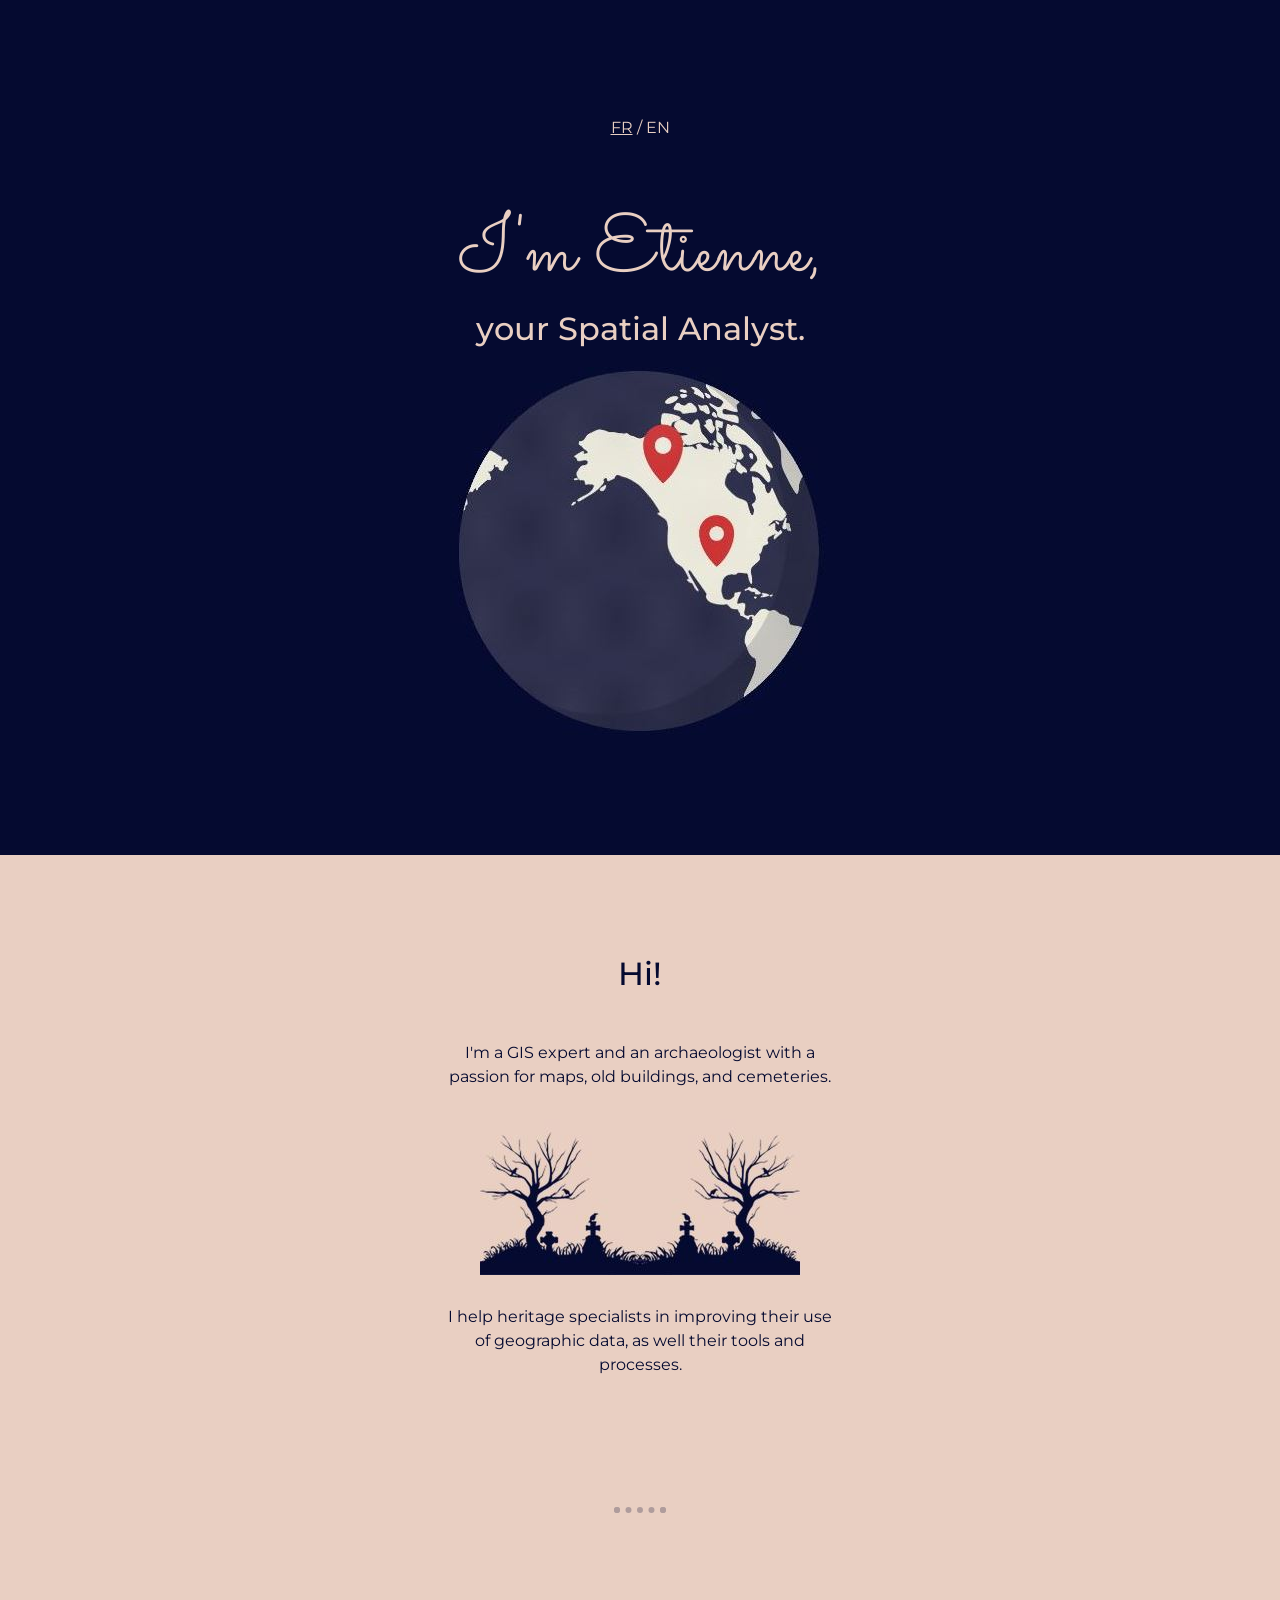
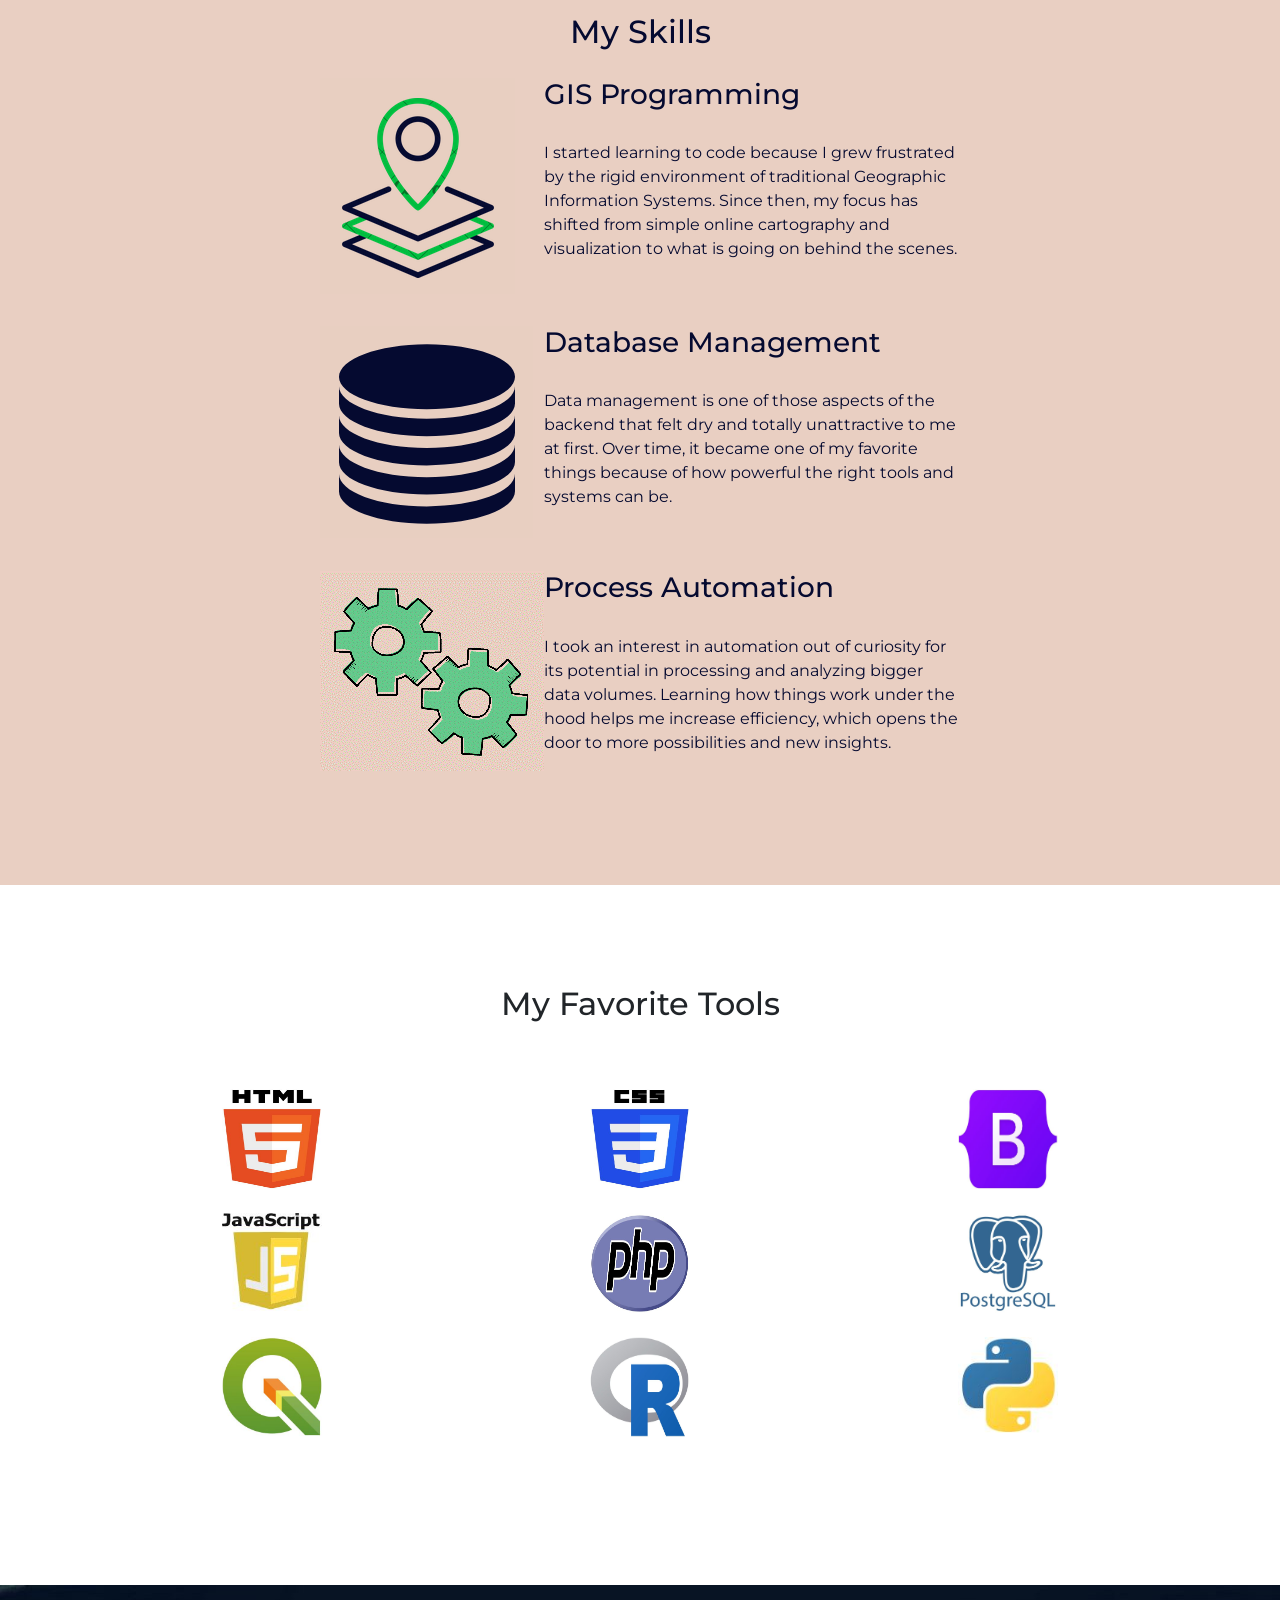
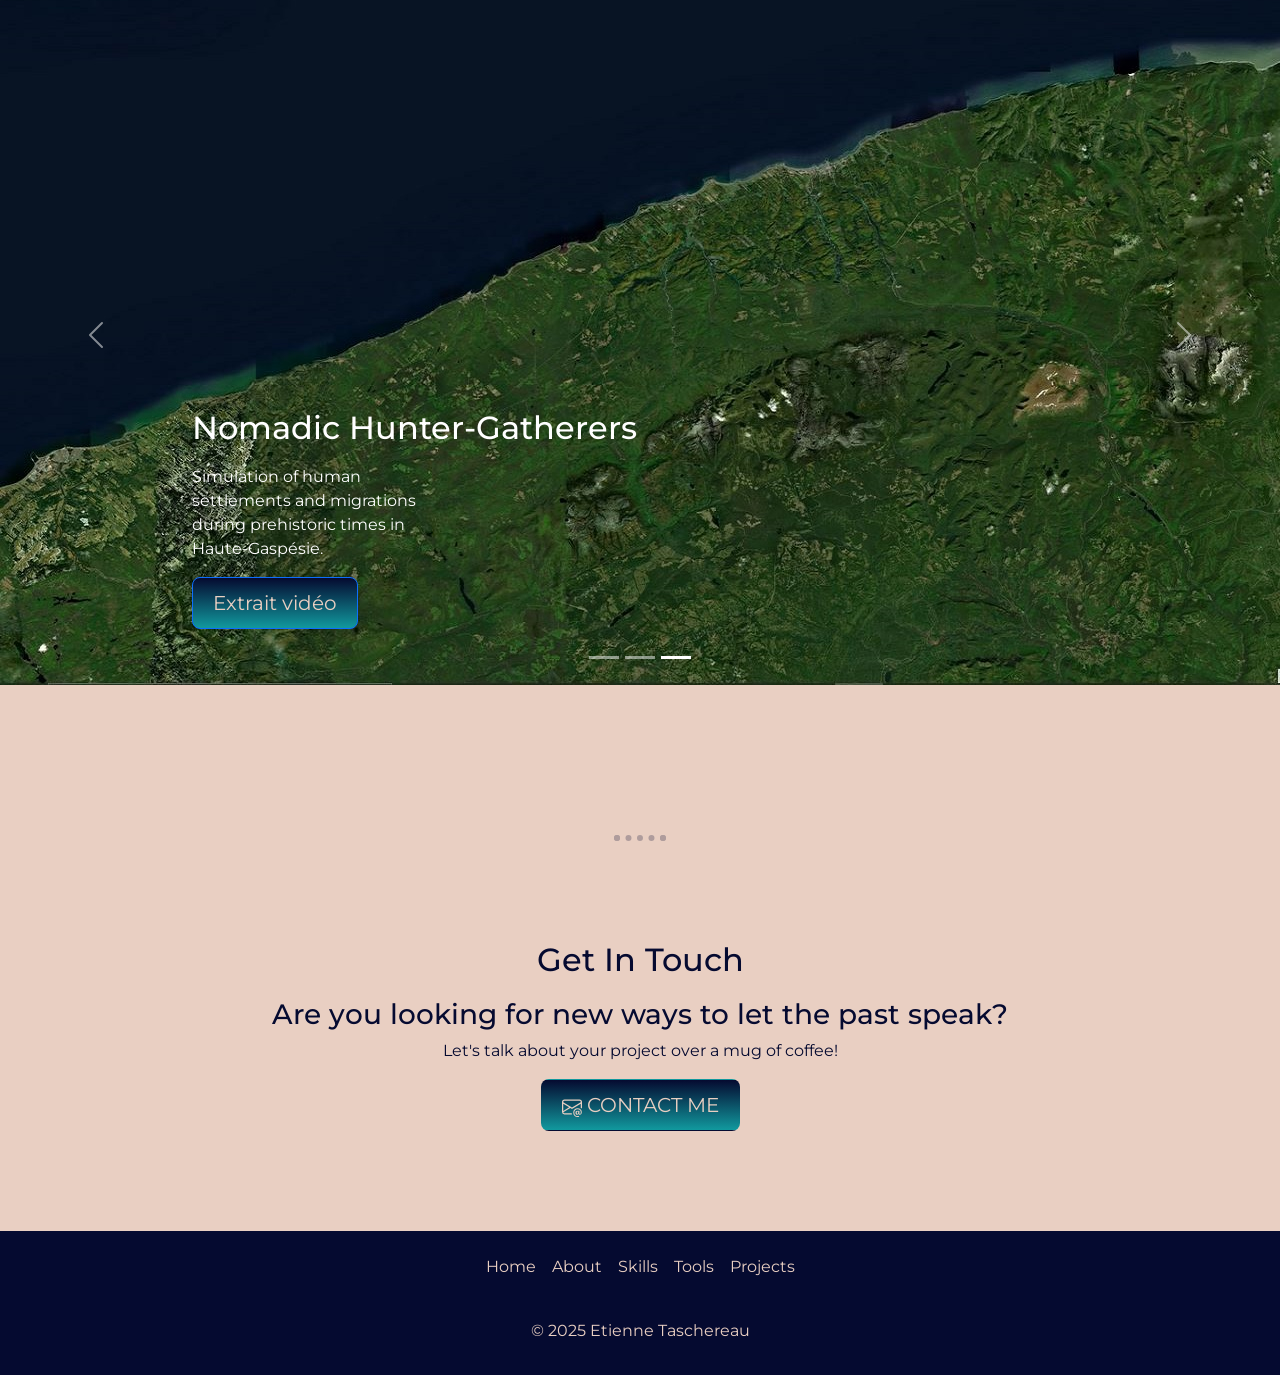
<file: index.html>
<!DOCTYPE html>
<html lang="en">
<head>
    <meta charset="UTF-8">
    <meta name="viewport" content="width=device-width, initial-scale=1.0">
    <title>Etienne</title>
    <link rel="preconnect" href="https://fonts.googleapis.com">
    <link rel="preconnect" href="https://fonts.gstatic.com" crossorigin>
    <link href="https://fonts.googleapis.com/css2?family=Libre+Baskerville:ital,wght@0,400;0,700;1,400&family=Montserrat:ital,wght@0,100..900;1,100..900&family=Sacramento&display=swap" rel="stylesheet">
    <link href="https://cdn.jsdelivr.net/npm/bootstrap@5.3.7/dist/css/bootstrap.min.css" rel="stylesheet" integrity="sha384-LN+7fdVzj6u52u30Kp6M/trliBMCMKTyK833zpbD+pXdCLuTusPj697FH4R/5mcr" crossorigin="anonymous">
    <link rel="stylesheet" href="./style.css">
</head>
<body>
    <!-- Header -->
    <section id="header">
        <p><a href="./francais.html">FR</a> / EN</p>
        <h1>I'm Etienne,</h1>
        <h2>your Spatial Analyst.</h2>
        <img src="./images/globe2.JPG" alt="globe">
    </section>

    <!-- Hero and skills -->
    <section id="profile">
        <h2>Hi!</h2>
        <p>I'm a GIS expert and an archaeologist with a passion for maps, old buildings, and cemeteries.</p>
        <div>
            <img src="./images/graveyard.JPG" alt="graveyard">
        </div>
        <p>I help heritage specialists in improving their use of geographic data, as well their tools and processes.</p>
        <hr>
        <h2 id="skills-title">My Skills</h2>
        <div id="skills">
            <div>
                <img src="./images/gis.png" alt="gis layers icon">
            </div>
            <div>
                <h3>GIS Programming</h3>
                <p>I started learning to code because I grew frustrated by the rigid environment of traditional Geographic Information Systems. 
                    Since then, my focus has shifted from simple online cartography and visualization to what is going on behind the scenes.</p>
            </div>
            <div>
                <img src="./images/database.png" alt="database icon">
            </div>
            <diV>
                <h3>Database Management</h3>
                <p>Data management is one of those aspects of the backend that felt dry and totally unattractive to me at first. 
                    Over time, it became one of my favorite things because of how powerful the right tools and systems can be.</p>
            </diV>
            <div>
                <img src="./images/cog.gif" alt="cogwheels icon">
            </div>
            <div>
                <h3>Process Automation</h3>
                <p>I took an interest in automation out of curiosity for its potential in processing and analyzing bigger data volumes. 
                    Learning how things work under the hood helps me increase efficiency, which opens the door to more possibilities and new insights.</p>
            </div>
        </div>
    </section>

    <!-- Tools and Languages -->
    <section id="tools">
        <h2>My Favorite Tools</h2>
        <div class="row row-cols-2 row-cols-md-3 g-4 py-5">
            <div class="col d-flex justify-content-center align-items-start">
                <img src="./images/html.JPG" alt="HTML 5 Logo" width="100" height="100">
            </div>
            <div class="col d-flex justify-content-center align-items-start">
                <img src="./images/css.JPG" alt="CSS 3 Logo" width="100" height="100">
            </div>
            <div class="col d-flex justify-content-center align-items-start">
                <img src="./images/bootstrap.JPG" alt="Bootstrap Logo" width="100" height="100">
            </div>
            <div class="col d-flex justify-content-center align-items-start">
                <img src="./images/js.JPG" alt="Javascript Logo" width="100" height="100">
            </div>
            <div class="col d-flex justify-content-center align-items-start">
                <img src="./images/php.JPG" alt="Php Logo" width="100" height="100">
            </div>
            <div class="col d-flex justify-content-center align-items-start">
                <img src="./images/postgresql.JPG" alt="PostgreSQL Logo" width="100" height="100">
            </div>
            <div class="col d-flex justify-content-center align-items-start">
                <img src="./images/qgis.JPG" alt="QGIS Logo" width="100" height="100">
            </div>
            <div class="col d-flex justify-content-center align-items-start">
                <img src="./images/r.JPG" alt="R Logo" width="100" height="100">
            </div>      
            <div class="col d-flex justify-content-center align-items-start">
                <img src="./images/python.JPG" alt="Python Logo" width="100" height="100">
            </div>
        </div>
    </section>
    
    <!-- My Projects -->
    <section id="projects">
        <div id="myCarousel" class="carousel slide mb-6" data-bs-ride="carousel"> 
            <div class="carousel-indicators"> 
                <button type="button" data-bs-target="#myCarousel" data-bs-slide-to="0" class="" aria-label="Slide 1"></button> 
                <button type="button" data-bs-target="#myCarousel" data-bs-slide-to="1" aria-label="Slide 2" class=""></button> 
                <button type="button" data-bs-target="#myCarousel" data-bs-slide-to="2" aria-label="Slide 3" class="active" aria-current="true"></button> 
            </div> 
            <div class="carousel-inner"> 
                <div class="carousel-item"> 
                    <img src="./images/Paleoecolo.JPG" alt="Carte du peuplement végétal et humain au Québec" height="100%"> 
                    <div class="container"> 
                        <div class="carousel-caption text-start"> 
                            <h2>Plant and Human Populations</h2> 
                            <p class="opacity-75">12 000 years of history from archaeological and pollen data.</p> 
                            <p><a class="btn btn-lg btn-primary" href="./videos/videoPaeloecolo.mp4" target="_blank">Extrait vidéo</a></p> 
                        </div> 
                    </div> 
                </div> 
                <div class="carousel-item"> 
                    <img src="./images/FASL.JPG" alt="Carte des projets de mise en valeur, de protection, de restauration et sensibilisation" height="100%"> 
                    <div class="container"> 
                        <div class="carousel-caption text-start pale-slide"> 
                            <h2>Ecosystems of the Saint-Laurent</h2> 
                            <p>Years of interventions supported by FASL on the river and its tributaries.</p> 
                            <p><a class="btn btn-lg btn-primary" href="./videos/videoFASL.mp4" target="_blank">Extrait vidéo</a></p> 
                        </div> 
                    </div> 
                </div> 
                <div class="carousel-item active"> 
                    <img src="./images/PaleoABM.JPG" alt="Environnement de la simulation, secteur Sainte-Anne-des-Monts" height="100%"> 
                    <div class="container"> 
                        <div class="carousel-caption text-start"> 
                            <h2>Nomadic Hunter-Gatherers</h2> 
                            <p>Simulation of human settlements and migrations during prehistoric times in Haute-Gaspésie.</p> 
                            <p><a class="btn btn-lg btn-primary" href="./videos/videoPaleo_nlogo.mp4" target="_blank">Extrait vidéo</a></p> 
                        </div> 
                    </div> 
                </div> 
            </div> 
            <button class="carousel-control-prev" type="button" data-bs-target="#myCarousel" data-bs-slide="prev"> <span class="carousel-control-prev-icon" aria-hidden="true"></span> <span class="visually-hidden">Previous</span> </button> 
            <button class="carousel-control-next" type="button" data-bs-target="#myCarousel" data-bs-slide="next"> <span class="carousel-control-next-icon" aria-hidden="true"></span> <span class="visually-hidden">Next</span> </button> 
        </div>
    </section>

    <!-- Contact -->
    <section id="contact">
        <hr>
        <div class="contact-me">
            <h2>Get In Touch</h2>
            <h3>Are you looking for new ways to let the past speak?</h3>
            <p class="contact-message">Let's talk about your project over a mug of coffee!</p>
            <a class="btn" href="mailto:etienne.taschereau@umontreal.ca">
                <svg xmlns="http://www.w3.org/2000/svg" width="20" height="20" fill="currentColor" class="bi bi-envelope-at" viewBox="0 0 16 16">
                    <path d="M2 2a2 2 0 0 0-2 2v8.01A2 2 0 0 0 2 14h5.5a.5.5 0 0 0 0-1H2a1 1 0 0 1-.966-.741l5.64-3.471L8 9.583l7-4.2V8.5a.5.5 0 0 0 1 0V4a2 2 0 0 0-2-2zm3.708 6.208L1 11.105V5.383zM1 4.217V4a1 1 0 0 1 1-1h12a1 1 0 0 1 1 1v.217l-7 4.2z"/>
                    <path d="M14.247 14.269c1.01 0 1.587-.857 1.587-2.025v-.21C15.834 10.43 14.64 9 12.52 9h-.035C10.42 9 9 10.36 9 12.432v.214C9 14.82 10.438 16 12.358 16h.044c.594 0 1.018-.074 1.237-.175v-.73c-.245.11-.673.18-1.18.18h-.044c-1.334 0-2.571-.788-2.571-2.655v-.157c0-1.657 1.058-2.724 2.64-2.724h.04c1.535 0 2.484 1.05 2.484 2.326v.118c0 .975-.324 1.39-.639 1.39-.232 0-.41-.148-.41-.42v-2.19h-.906v.569h-.03c-.084-.298-.368-.63-.954-.63-.778 0-1.259.555-1.259 1.4v.528c0 .892.49 1.434 1.26 1.434.471 0 .896-.227 1.014-.643h.043c.118.42.617.648 1.12.648m-2.453-1.588v-.227c0-.546.227-.791.573-.791.297 0 .572.192.572.708v.367c0 .573-.253.744-.564.744-.354 0-.581-.215-.581-.8Z"/>
                </svg> CONTACT ME
            </a>
      </div>
    </section>

    <!-- Footer -->
    <section id="footer">
        <div class="container">
            <footer class="py-3">
                <ul class="nav justify-content-center pb-3 mb-3">
                    <li class="nav-item">
                        <a href="#header" class="nav-link px-2">Home</a>
                    </li>
                    <li class="nav-item">
                        <a href="#profile" class="nav-link px-2">About</a>
                    </li>
                    <li class="nav-item">
                        <a href="#skills-title" class="nav-link px-2">Skills</a>
                    </li>
                    <li class="nav-item">
                        <a href="#tools" class="nav-link px-2">Tools</a>
                    </li>
                    <li class="nav-item">
                        <a href="#projects" class="nav-link px-2">Projects</a>
                    </li>
                </ul> 
                <p>© 2025 Etienne Taschereau</p>
            </footer>
        </div>
    </section>

    <script src="https://cdn.jsdelivr.net/npm/bootstrap@5.3.7/dist/js/bootstrap.bundle.min.js" integrity="sha384-ndDqU0Gzau9qJ1lfW4pNLlhNTkCfHzAVBReH9diLvGRem5+R9g2FzA8ZGN954O5Q" crossorigin="anonymous"></script>
</body>
</html>
</file>
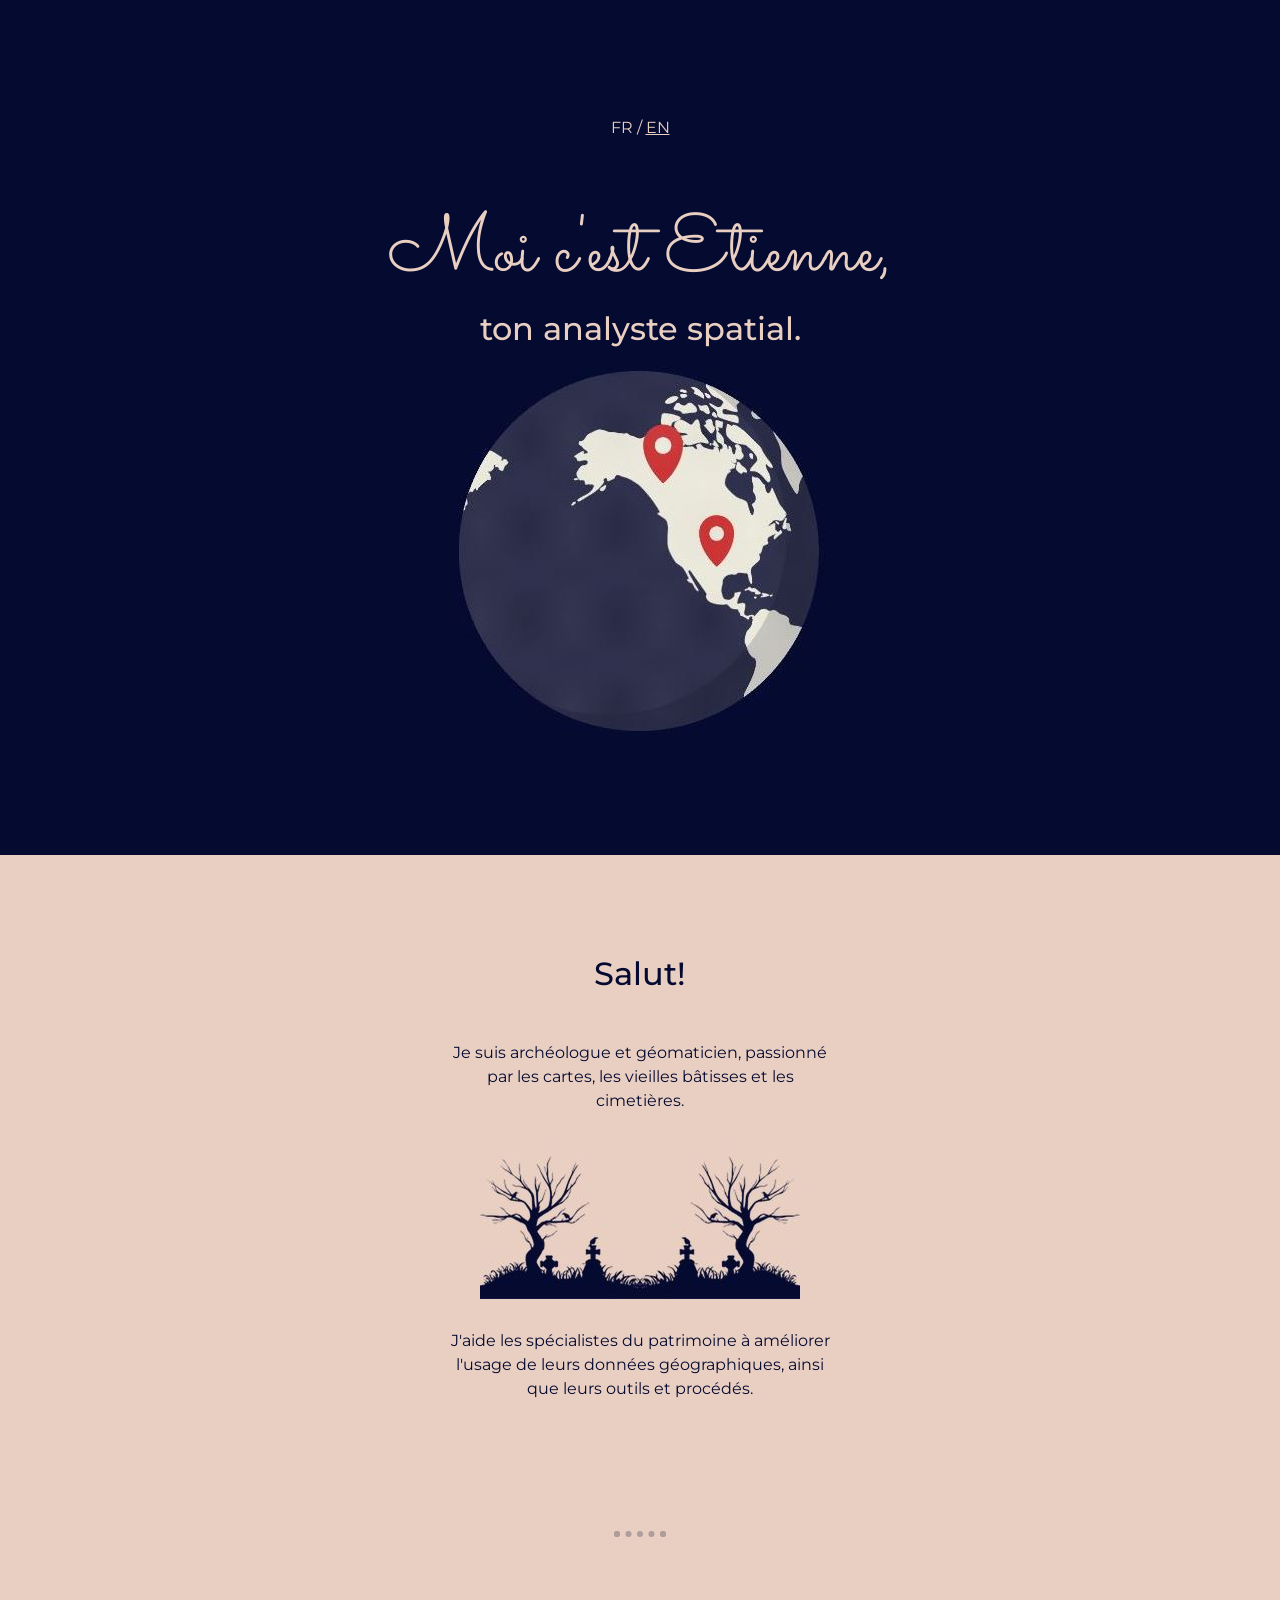
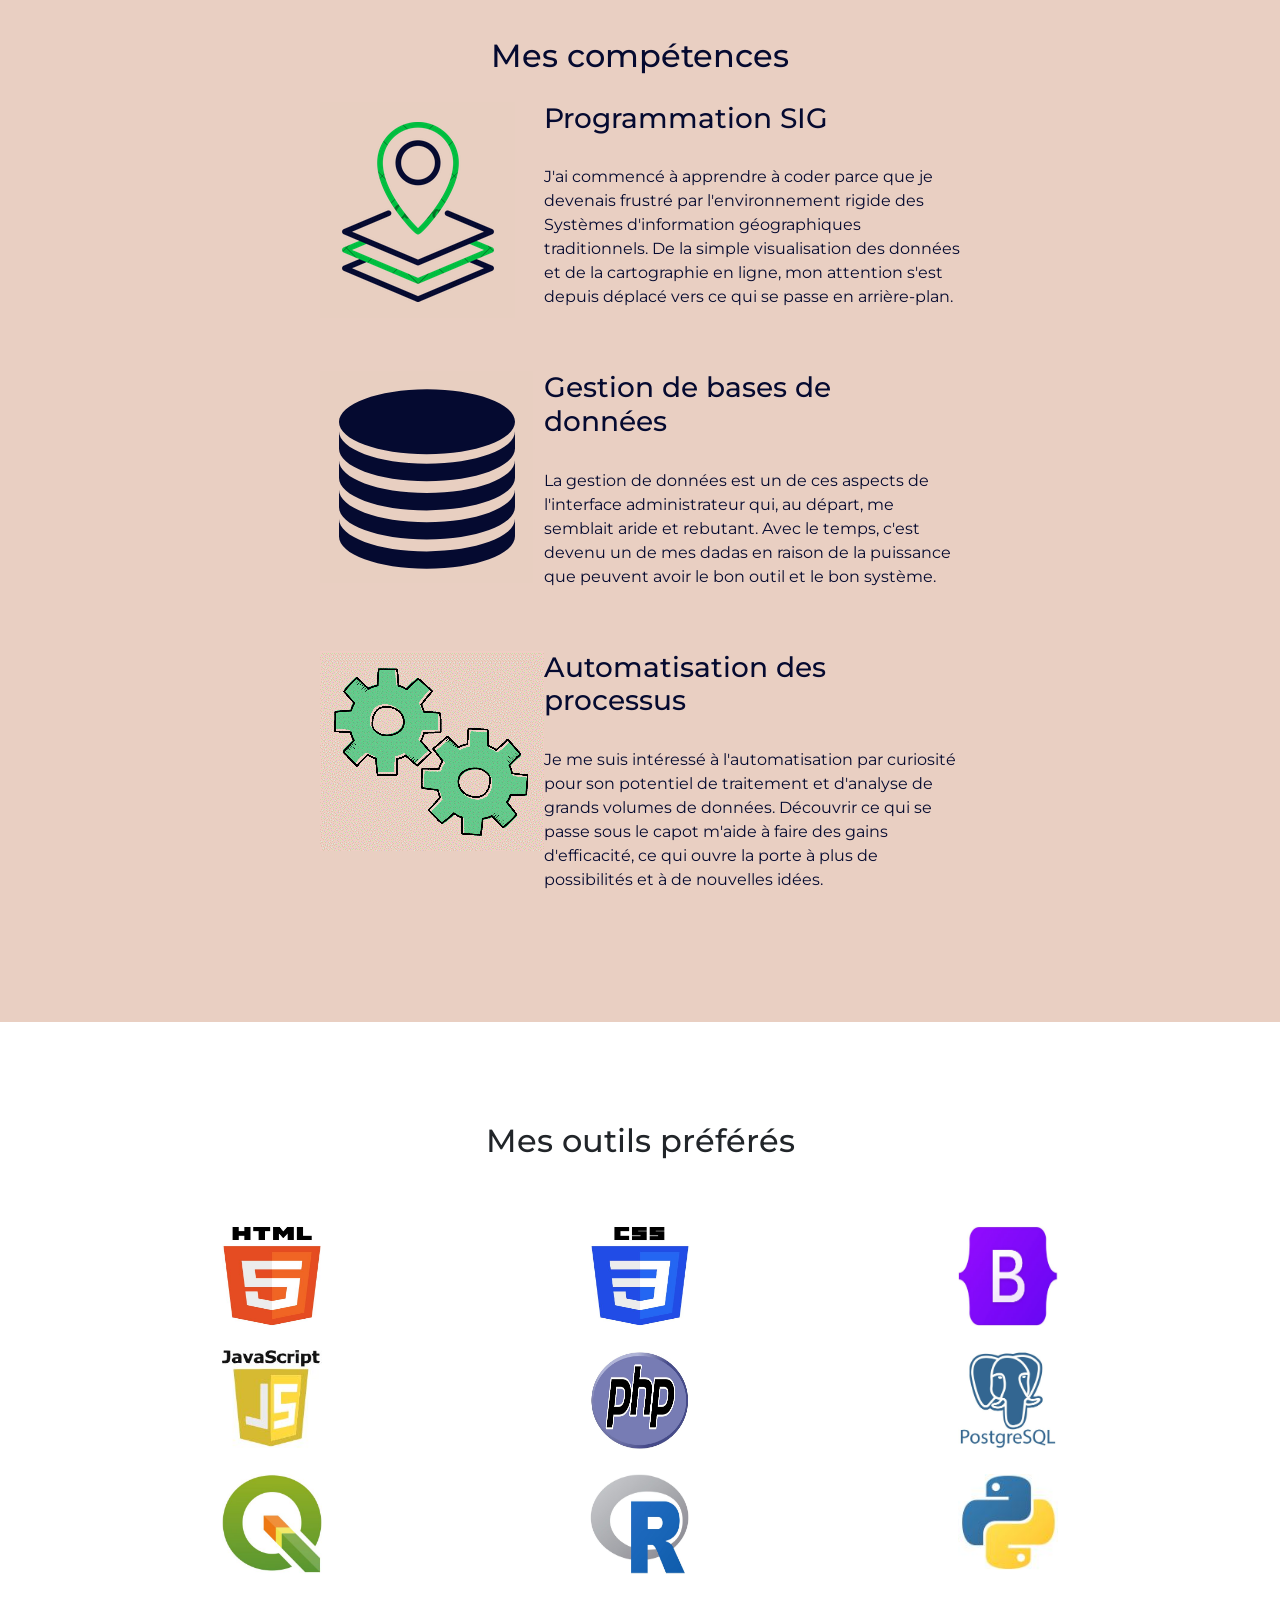
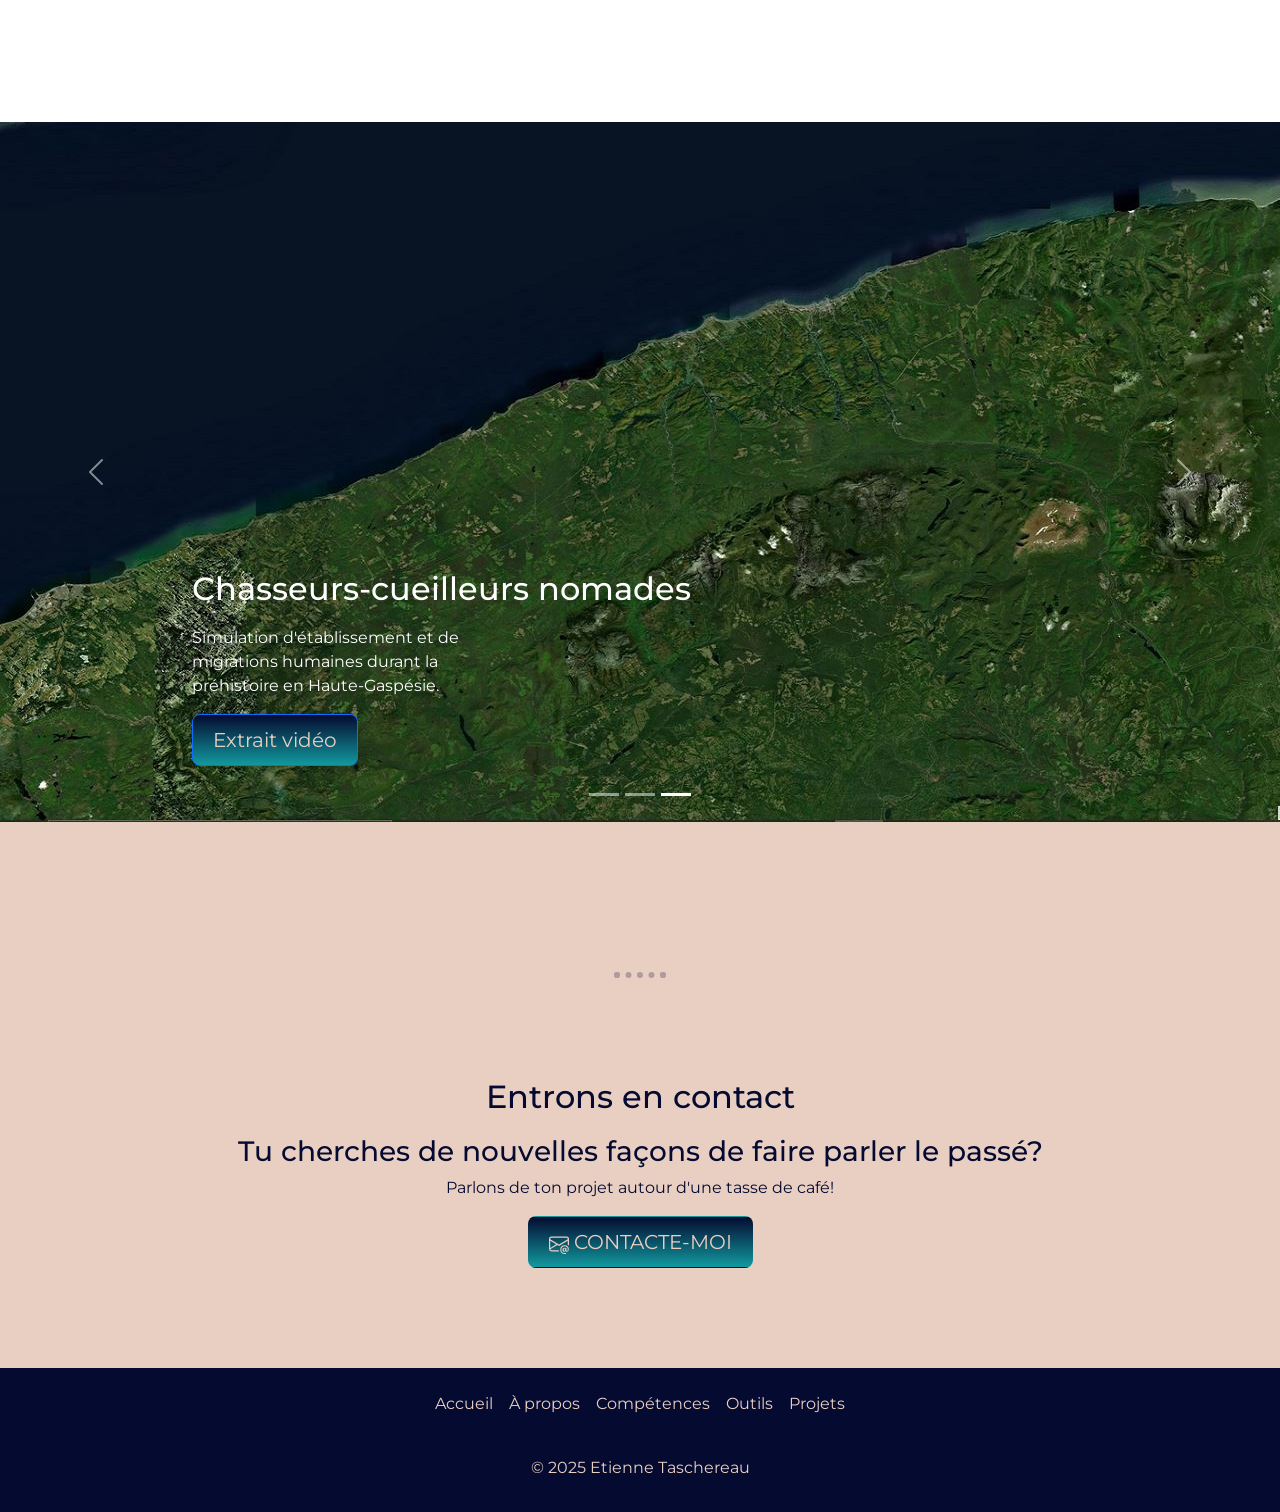
<file: francais.html>
<!DOCTYPE html>
<html lang="fr">
<head>
    <meta charset="UTF-8">
    <meta name="viewport" content="width=device-width, initial-scale=1.0">
    <title>Etienne</title>
    <link rel="preconnect" href="https://fonts.googleapis.com">
    <link rel="preconnect" href="https://fonts.gstatic.com" crossorigin>
    <link href="https://fonts.googleapis.com/css2?family=Libre+Baskerville:ital,wght@0,400;0,700;1,400&family=Montserrat:ital,wght@0,100..900;1,100..900&family=Sacramento&display=swap" rel="stylesheet">
    <link href="https://cdn.jsdelivr.net/npm/bootstrap@5.3.7/dist/css/bootstrap.min.css" rel="stylesheet" integrity="sha384-LN+7fdVzj6u52u30Kp6M/trliBMCMKTyK833zpbD+pXdCLuTusPj697FH4R/5mcr" crossorigin="anonymous">
    <link rel="stylesheet" href="./style.css">
</head>
<body>
    <!-- Header -->
    <section id="header">
        <p>FR / <a href="./index.html">EN</a></p>
        <h1>Moi c'est Etienne,</h1>
        <h2>ton analyste spatial.</h2>
        <img src="./images/globe2.JPG" alt="globe">
    </section>

    <!-- Hero and skills -->
    <section id="profile">
        <h2>Salut!</h2>
        <p>Je suis archéologue et géomaticien, passionné par les cartes, les vieilles bâtisses et les cimetières.</p>
        <div>
            <img src="./images/graveyard.JPG" alt="graveyard">
        </div>
        <p>J'aide les spécialistes du patrimoine à améliorer l'usage de leurs données géographiques, ainsi que leurs outils et procédés.</p>
        <hr>
        <h2 id="skills-title">Mes compétences</h2>
        <div id="skills">
            <div>
                <img src="./images/gis.png" alt="gis layers icon">
            </div>
            <div>
                <h3>Programmation SIG</h3>
                <p>J'ai commencé à apprendre à coder parce que je devenais frustré par l'environnement rigide des Systèmes d'information géographiques traditionnels. 
                    De la simple visualisation des données et de la cartographie en ligne, mon attention s'est depuis déplacé vers ce qui se passe en arrière-plan.</p>
            </div>
            <div>
                <img src="./images/database.png" alt="database icon">
            </div>
            <diV>
                <h3>Gestion de bases de données</h3>
                <p>La gestion de données est un de ces aspects de l'interface administrateur qui, au départ, me semblait aride et rebutant. 
                    Avec le temps, c'est devenu un de mes dadas en raison de la puissance que peuvent avoir le bon outil et le bon système.</p>
            </diV>
            <div>
                <img src="./images/cog.gif" alt="cogwheels icon">
            </div>
            <div>
                <h3>Automatisation des processus</h3>
                <p>Je me suis intéressé à l'automatisation par curiosité pour son potentiel de traitement et d'analyse de grands volumes de données. 
                    Découvrir ce qui se passe sous le capot m'aide à faire des gains d'efficacité, ce qui ouvre la porte à plus de possibilités et à de nouvelles idées.</p>
            </div>
        </div>
    </section>

    <!-- Tools and Languages -->
    <section id="tools">
        <h2>Mes outils préférés</h2>
        <div class="row row-cols-2 row-cols-md-3 g-4 py-5">
            <div class="col d-flex justify-content-center align-items-start">
                <img src="./images/html.JPG" alt="HTML 5 Logo" width="100" height="100">
            </div>
            <div class="col d-flex justify-content-center align-items-start">
                <img src="./images/css.JPG" alt="CSS 3 Logo" width="100" height="100">
            </div>
            <div class="col d-flex justify-content-center align-items-start">
                <img src="./images/bootstrap.JPG" alt="Bootstrap Logo" width="100" height="100">
            </div>
            <div class="col d-flex justify-content-center align-items-start">
                <img src="./images/js.JPG" alt="Javascript Logo" width="100" height="100">
            </div>
            <div class="col d-flex justify-content-center align-items-start">
                <img src="./images/php.JPG" alt="Php Logo" width="100" height="100">
            </div>
            <div class="col d-flex justify-content-center align-items-start">
                <img src="./images/postgresql.JPG" alt="PostgreSQL Logo" width="100" height="100">
            </div>
            <div class="col d-flex justify-content-center align-items-start">
                <img src="./images/qgis.JPG" alt="QGIS Logo" width="100" height="100">
            </div>
            <div class="col d-flex justify-content-center align-items-start">
                <img src="./images/r.JPG" alt="R Logo" width="100" height="100">
            </div>      
            <div class="col d-flex justify-content-center align-items-start">
                <img src="./images/python.JPG" alt="Python Logo" width="100" height="100">
            </div>
        </div>
    </section>
    
    <!-- My Projects -->
    <section id="projects">
        <div id="myCarousel" class="carousel slide mb-6" data-bs-ride="carousel"> 
            <div class="carousel-indicators"> 
                <button type="button" data-bs-target="#myCarousel" data-bs-slide-to="0" class="" aria-label="Slide 1"></button> 
                <button type="button" data-bs-target="#myCarousel" data-bs-slide-to="1" aria-label="Slide 2" class=""></button> 
                <button type="button" data-bs-target="#myCarousel" data-bs-slide-to="2" aria-label="Slide 3" class="active" aria-current="true"></button> 
            </div> 
            <div class="carousel-inner"> 
                <div class="carousel-item"> 
                    <img src="./images/Paleoecolo.JPG" alt="Carte du peuplement végétal et humain au Québec" height="100%"> 
                    <div class="container"> 
                        <div class="carousel-caption text-start"> 
                            <h2>Peuplement végétal et humain</h2> 
                            <p class="opacity-75">12 000 ans d'histoire à partir de données archéologiques et polliniques.</p> 
                            <p><a class="btn btn-lg btn-primary" href="./videos/videoPaeloecolo.mp4" target="_blank">Extrait vidéo</a></p> 
                        </div> 
                    </div> 
                </div> 
                <div class="carousel-item"> 
                    <img src="./images/FASL.JPG" alt="Carte des projets de mise en valeur, de protection, de restauration et sensibilisation" height="100%"> 
                    <div class="container"> 
                        <div class="carousel-caption text-start pale-slide"> 
                            <h2>Écosystèmes du Saint-Laurent</h2> 
                            <p>Des années d'intervention appuyées par le FASL sur le fleuve et ses affluents.</p> 
                            <p><a class="btn btn-lg btn-primary" href="./videos/videoFASL.mp4" target="_blank">Extrait vidéo</a></p> 
                        </div> 
                    </div> 
                </div> 
                <div class="carousel-item active"> 
                    <img src="./images/PaleoABM.JPG" alt="Environnement de la simulation, secteur Sainte-Anne-des-Monts" height="100%"> 
                    <div class="container"> 
                        <div class="carousel-caption text-start"> 
                            <h2>Chasseurs-cueilleurs nomades</h2> 
                            <p>Simulation d'établissement et de migrations humaines durant la préhistoire en Haute-Gaspésie.</p> 
                            <p><a class="btn btn-lg btn-primary" href="./videos/videoPaleo_nlogo.mp4" target="_blank">Extrait vidéo</a></p> 
                        </div> 
                    </div> 
                </div> 
            </div> 
            <button class="carousel-control-prev" type="button" data-bs-target="#myCarousel" data-bs-slide="prev"> <span class="carousel-control-prev-icon" aria-hidden="true"></span> <span class="visually-hidden">Previous</span> </button> 
            <button class="carousel-control-next" type="button" data-bs-target="#myCarousel" data-bs-slide="next"> <span class="carousel-control-next-icon" aria-hidden="true"></span> <span class="visually-hidden">Next</span> </button> 
        </div>
    </section>

    <!-- Contact -->
    <section id="contact">
        <hr>
        <div class="contact-me">
            <h2>Entrons en contact</h2>
            <h3>Tu cherches de nouvelles façons de faire parler le passé?</h3>
            <p class="contact-message">Parlons de ton projet autour d'une tasse de café!</p>
            <a class="btn" href="mailto:etienne.taschereau@umontreal.ca" target="_blank" rel="noopener noreferrer">
                <svg xmlns="http://www.w3.org/2000/svg" width="20" height="20" fill="currentColor" class="bi bi-envelope-at" viewBox="0 0 16 16">
                    <path d="M2 2a2 2 0 0 0-2 2v8.01A2 2 0 0 0 2 14h5.5a.5.5 0 0 0 0-1H2a1 1 0 0 1-.966-.741l5.64-3.471L8 9.583l7-4.2V8.5a.5.5 0 0 0 1 0V4a2 2 0 0 0-2-2zm3.708 6.208L1 11.105V5.383zM1 4.217V4a1 1 0 0 1 1-1h12a1 1 0 0 1 1 1v.217l-7 4.2z"/>
                    <path d="M14.247 14.269c1.01 0 1.587-.857 1.587-2.025v-.21C15.834 10.43 14.64 9 12.52 9h-.035C10.42 9 9 10.36 9 12.432v.214C9 14.82 10.438 16 12.358 16h.044c.594 0 1.018-.074 1.237-.175v-.73c-.245.11-.673.18-1.18.18h-.044c-1.334 0-2.571-.788-2.571-2.655v-.157c0-1.657 1.058-2.724 2.64-2.724h.04c1.535 0 2.484 1.05 2.484 2.326v.118c0 .975-.324 1.39-.639 1.39-.232 0-.41-.148-.41-.42v-2.19h-.906v.569h-.03c-.084-.298-.368-.63-.954-.63-.778 0-1.259.555-1.259 1.4v.528c0 .892.49 1.434 1.26 1.434.471 0 .896-.227 1.014-.643h.043c.118.42.617.648 1.12.648m-2.453-1.588v-.227c0-.546.227-.791.573-.791.297 0 .572.192.572.708v.367c0 .573-.253.744-.564.744-.354 0-.581-.215-.581-.8Z"/>
                </svg> CONTACTE-MOI
            </a>
      </div>
    </section>

    <!-- Footer -->
    <section id="footer">
        <div class="container">
            <footer class="py-3">
                <ul class="nav justify-content-center pb-3 mb-3">
                    <li class="nav-item">
                        <a href="#header" class="nav-link px-2">Accueil</a>
                    </li>
                    <li class="nav-item">
                        <a href="#profile" class="nav-link px-2">À propos</a>
                    </li>
                    <li class="nav-item">
                        <a href="#skills-title" class="nav-link px-2">Compétences</a>
                    </li>
                    <li class="nav-item">
                        <a href="#tools" class="nav-link px-2">Outils</a>
                    </li>
                    <li class="nav-item">
                        <a href="#projects" class="nav-link px-2">Projets</a>
                    </li>
                </ul> 
                <p>© 2025 Etienne Taschereau</p>
            </footer>
        </div>
    </section>

    <script src="https://cdn.jsdelivr.net/npm/bootstrap@5.3.7/dist/js/bootstrap.bundle.min.js" integrity="sha384-ndDqU0Gzau9qJ1lfW4pNLlhNTkCfHzAVBReH9diLvGRem5+R9g2FzA8ZGN954O5Q" crossorigin="anonymous"></script>
</body>
</html>
</file>
<file: style.css>
body {
    font-family: "Montserrat", sans-serif;
    text-align: center;
    margin: 0;
}

#header {
    display: flex;
    flex-direction: column;
    align-items: center;
    justify-content: center;
    background-color: #050A30;
    color: #E9CFC2;
    padding: 30px 0;
    margin: 0;
    height: 95vh;
}

#profile {
    display: flex;
    flex-direction: column;
    align-items: center;
    justify-content: center;
    background-color: #E9CFC2;
    color: #050A30;
    padding: 100px 0;
    margin: 0;
}

#profile p {
    margin: 30px 0;
}

#skills {
    display: grid;
    grid-template-columns: 0.5fr 1fr;
    grid-template-rows: repeat(1, 1fr);
    width: 50%;
    margin: 8px auto 0 auto;
    text-align: left;
    row-gap: 2rem;
}

p {
    width: 30%;
}

#skills p {
    width: 100%; 
}

@media (max-width: 900px) {

    /* CSS for screens below or equal to 900px wide */
    #skills { 
        display: grid;
        grid-template-columns: 1fr;
        grid-template-rows: repeat(1, 1fr);
        width: 50%;
        margin: 8px auto 0 auto;
        text-align: left;
        row-gap: 2rem;
    }

    p {
        width: 300px;
    }
}

#tools {
    padding: 100px;
}


h1 {
    font-family: "Sacramento", cursive;
    font-size: 5rem;
    padding-top: 50px;
}

h2 {
    font-size: 2rem;
    margin-top: 0;
    padding-bottom: 10px;
}

hr {
    border: dotted #050A30 6px;
    border-bottom: none;
    width: 4%;
    margin: 100px auto;
}

.pale-slide {
    color: #050A30;
}

#contact {
    background-color: #E9CFC2;
    color: #050A30;    
    padding: 50px 0 100px 0;
    margin: 0;
    text-align: center;
}

.contact-me > p {
    width: 100%;
}

.btn {
  background: #050A30;
  background-image: -webkit-linear-gradient(top, #050A30, #11999e);
  background-image: -moz-linear-gradient(top, #050A30, #11999e);
  background-image: -ms-linear-gradient(top, #050A30, #11999e);
  background-image: -o-linear-gradient(top, #050A30, #11999e);
  background-image: linear-gradient(to bottom, #050A30, #11999e);
  -webkit-border-radius: 8;
  -moz-border-radius: 8;
  border-radius: 8px;
  font-family: "Montserrat", sans-serif;
  color: #ffffff;
  font-size: 20px;
  padding: 10px 20px 10px 20px;
  text-decoration: none;
}

#footer {
    background-color: #050A30;
    color: #E9CFC2;
}

footer > p {
    width: 100%;
}

#footer a {
    color: #E9CFC2;
}

#footer a:hover {
    color: white;
}

#header a {
    color: #E9CFC2;
}

#header a:hover {
    color: white;
}

#myCarousel a {
    color: #E9CFC2;
}

#myCarousel a:hover {
    color: white;
}

#contact a {
    color: #E9CFC2;
}

#contact a:hover {
    color: white;
}
</file>
